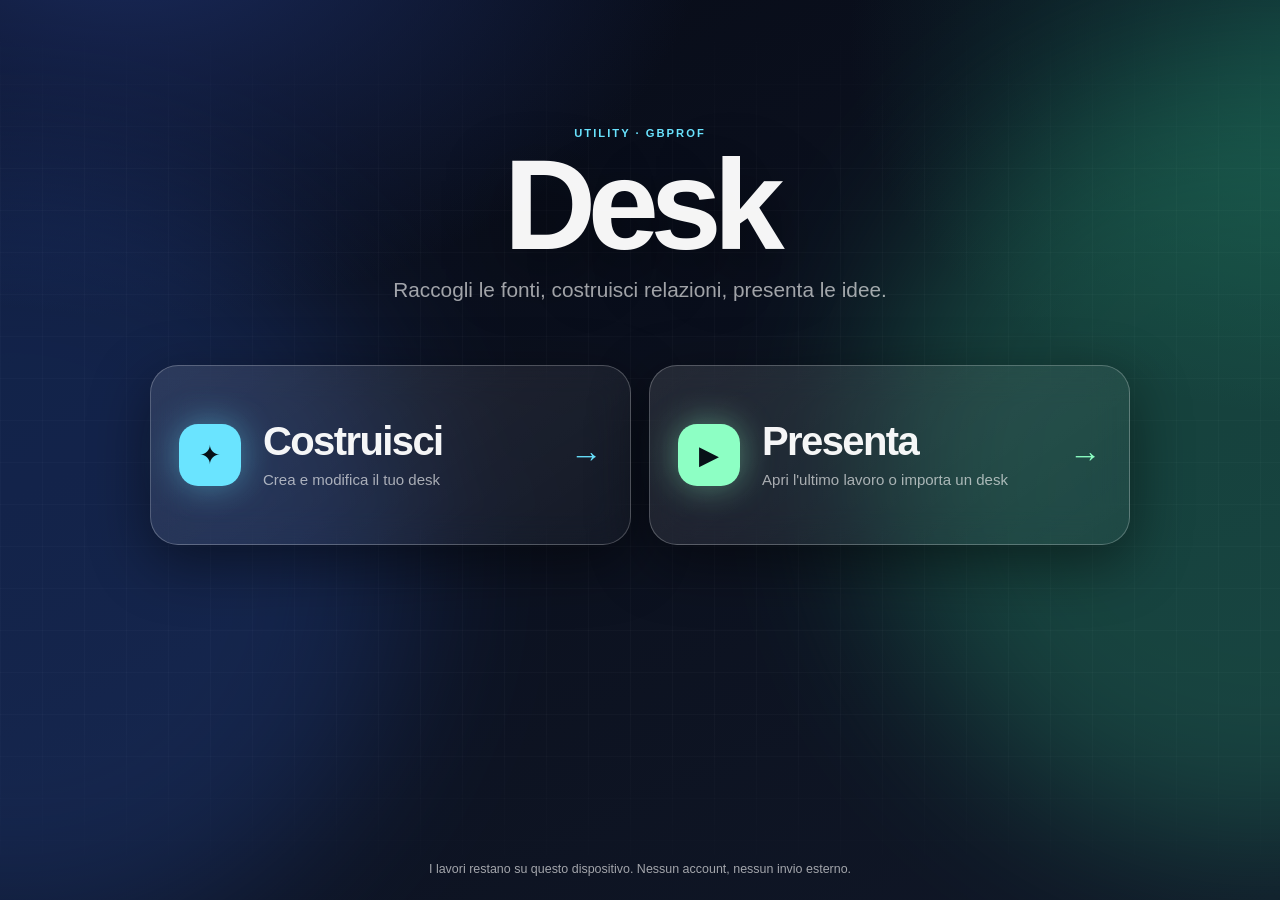
<file: Desk/index.html>
<!doctype html>
<html lang="it">
<head>
  <meta charset="utf-8">
  <meta name="viewport" content="width=device-width,initial-scale=1,viewport-fit=cover">
  <meta name="theme-color" content="#070b17">
  <meta name="apple-mobile-web-app-capable" content="yes">
  <meta name="apple-mobile-web-app-status-bar-style" content="black-translucent">
  <meta name="apple-mobile-web-app-title" content="Desk">
  <title>Desk</title>
  <link rel="manifest" href="manifest.webmanifest">
  <link rel="apple-touch-icon" href="icons/icon-180.png">
  <link rel="stylesheet" href="css/styles.css">
</head>
<body class="cover-page">
  <main class="cover" aria-labelledby="cover-title">
    <div class="cover-glow cover-glow-left" aria-hidden="true"></div>
    <div class="cover-glow cover-glow-right" aria-hidden="true"></div>
    <header class="cover-heading">
      <span class="eyebrow">UTILITY · GBPROF</span>
      <h1 id="cover-title">Desk</h1>
      <p>Raccogli le fonti, costruisci relazioni, presenta le idee.</p>
    </header>

    <nav class="cover-actions" aria-label="Scegli l'ambiente">
      <a class="cover-choice build" href="editor.html">
        <span class="choice-icon" aria-hidden="true">✦</span>
        <span class="choice-copy">
          <strong>Costruisci</strong>
          <small>Crea e modifica il tuo desk</small>
        </span>
        <span class="choice-arrow" aria-hidden="true">→</span>
      </a>
      <a class="cover-choice present" href="presentation.html">
        <span class="choice-icon" aria-hidden="true">▶</span>
        <span class="choice-copy">
          <strong>Presenta</strong>
          <small>Apri l'ultimo lavoro o importa un desk</small>
        </span>
        <span class="choice-arrow" aria-hidden="true">→</span>
      </a>
    </nav>
    <p class="cover-foot">I lavori restano su questo dispositivo. Nessun account, nessun invio esterno.</p>
  </main>
  <script src="js/register-sw.js"></script>
</body>
</html>
</file>
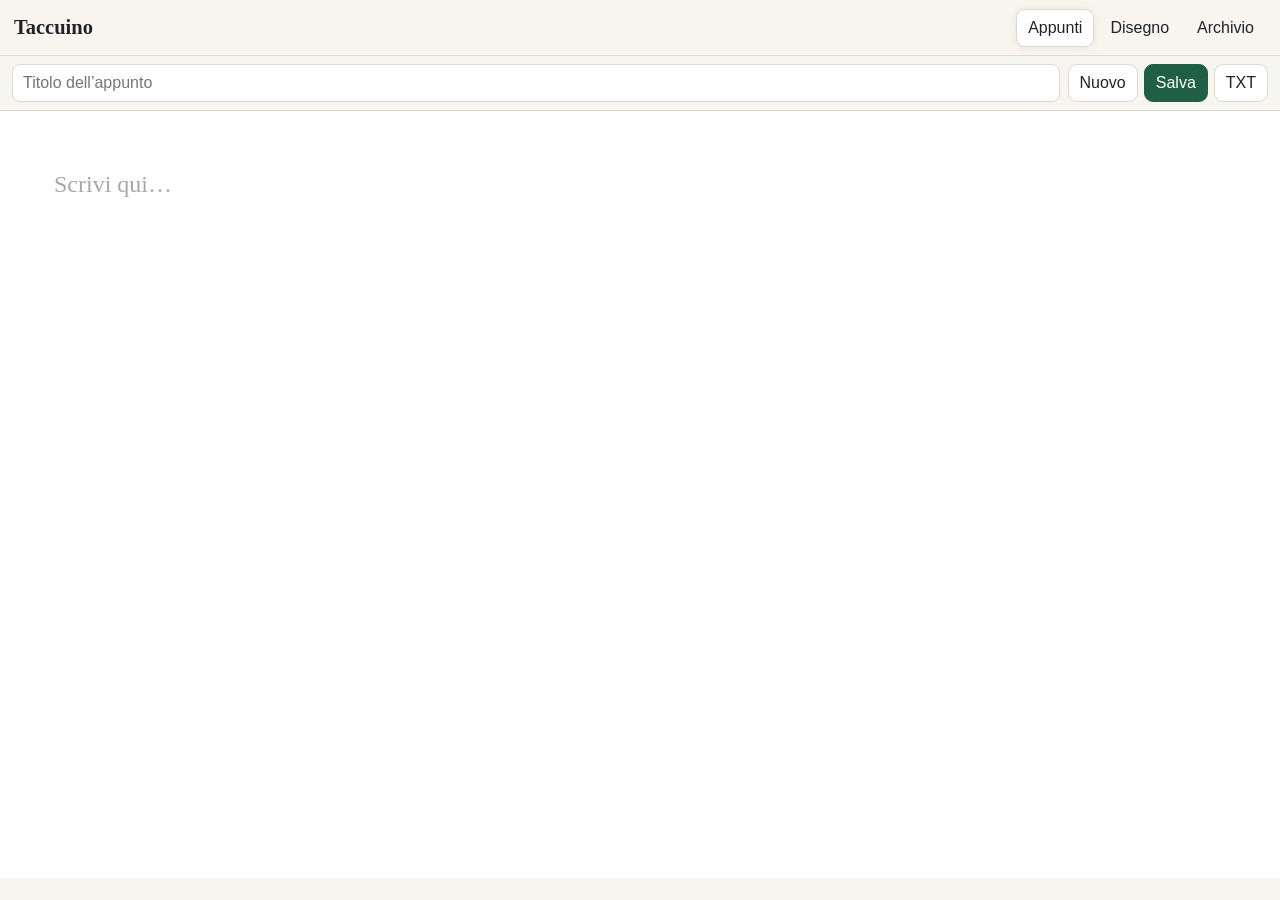
<file: Taccuino/index.html>
<!doctype html>
<html lang="it">
<head>
  <meta charset="utf-8">
  <meta name="viewport" content="width=device-width, initial-scale=1, viewport-fit=cover, maximum-scale=1">
  <meta name="theme-color" content="#f7f5ef">
  <meta name="apple-mobile-web-app-capable" content="yes">
  <meta name="apple-mobile-web-app-status-bar-style" content="default">
  <meta name="apple-mobile-web-app-title" content="Taccuino">
  <meta name="mobile-web-app-capable" content="yes">
  <meta name="format-detection" content="telephone=no">
  <title>Taccuino</title>
  <link rel="manifest" href="./manifest.webmanifest">
  <link rel="apple-touch-icon" sizes="180x180" href="./icons/icon-180.png">
  <link rel="icon" type="image/png" sizes="192x192" href="./icons/icon-192.png">
  <link rel="stylesheet" href="./css/style.css">
</head>
<body>
  <header class="app-header">
    <div class="brand" aria-label="Taccuino">Taccuino</div>
    <nav class="mode-tabs" aria-label="Modalità">
      <button class="tab active" type="button" data-view="notes" aria-pressed="true">Appunti</button>
      <button class="tab" type="button" data-view="drawing" aria-pressed="false">Disegno</button>
      <button class="tab" type="button" data-view="archive" aria-pressed="false">Archivio</button>
    </nav>
  </header>

  <main class="app-main">
    <section id="notesView" class="view active" aria-labelledby="notesHeading">
      <div class="compact-bar">
        <h1 id="notesHeading" class="sr-only">Appunti</h1>
        <input id="noteTitle" class="title-input" type="text" maxlength="120" placeholder="Titolo dell’appunto" autocomplete="off">
        <div class="actions">
          <button id="newNoteBtn" class="btn" type="button">Nuovo</button>
          <button id="saveNoteBtn" class="btn primary" type="button">Salva</button>
          <button id="exportTxtBtn" class="btn" type="button">TXT</button>
        </div>
      </div>
      <textarea id="noteText" class="note-paper" spellcheck="true" autocapitalize="sentences" placeholder="Scrivi qui…"></textarea>
      <div id="noteStatus" class="status" role="status" aria-live="polite"></div>
    </section>

    <section id="drawingView" class="view drawing-view" aria-labelledby="drawingHeading" hidden>
      <div class="compact-bar drawing-title-bar">
        <h1 id="drawingHeading" class="sr-only">Disegno</h1>
        <input id="drawingTitle" class="title-input" type="text" maxlength="120" placeholder="Titolo del disegno" autocomplete="off">
        <div class="actions">
          <button id="newDrawingBtn" class="btn" type="button">Nuovo</button>
          <button id="saveDrawingBtn" class="btn primary" type="button">Salva</button>
          <button id="exportJpgBtn" class="btn" type="button">JPG</button>
        </div>
      </div>

      <div class="drawing-toolbar" role="toolbar" aria-label="Strumenti di disegno">
        <div class="tool-group colors" aria-label="Colori">
          <button class="color-dot selected" type="button" data-color="#111111" aria-label="Nero" title="Nero"></button>
          <button class="color-dot red" type="button" data-color="#d7263d" aria-label="Rosso" title="Rosso"></button>
          <button class="color-dot green" type="button" data-color="#18864b" aria-label="Verde" title="Verde"></button>
          <button class="color-dot blue" type="button" data-color="#1769d2" aria-label="Blu" title="Blu"></button>
        </div>
        <span class="divider" aria-hidden="true"></span>
        <div class="tool-group widths" aria-label="Spessore">
          <button class="tool-btn selected" type="button" data-width="2" title="Sottile"><span class="line-sample thin"></span><span class="sr-only">Sottile</span></button>
          <button class="tool-btn" type="button" data-width="5" title="Medio"><span class="line-sample medium"></span><span class="sr-only">Medio</span></button>
          <button class="tool-btn" type="button" data-width="10" title="Spesso"><span class="line-sample thick"></span><span class="sr-only">Spesso</span></button>
        </div>
        <span class="divider" aria-hidden="true"></span>
        <div class="tool-group">
          <button id="penBtn" class="tool-btn selected" type="button" aria-pressed="true" title="Penna">✎ <span class="tool-label">Penna</span></button>
          <button id="eraserBtn" class="tool-btn" type="button" aria-pressed="false" title="Gomma">⌫ <span class="tool-label">Gomma</span></button>
          <button id="undoBtn" class="tool-btn" type="button" title="Annulla" disabled>↶ <span class="sr-only">Annulla</span></button>
          <button id="redoBtn" class="tool-btn" type="button" title="Ripristina" disabled>↷ <span class="sr-only">Ripristina</span></button>
          <button id="clearCanvasBtn" class="tool-btn danger" type="button" title="Cancella pagina">× <span class="tool-label">Cancella</span></button>
        </div>
      </div>

      <div id="canvasShell" class="canvas-shell">
        <canvas id="drawingCanvas" aria-label="Foglio da disegno"></canvas>
      </div>
      <div id="drawingStatus" class="status" role="status" aria-live="polite"></div>
    </section>

    <section id="archiveView" class="view archive-view" aria-labelledby="archiveHeading" hidden>
      <div class="archive-header">
        <div>
          <h1 id="archiveHeading">Archivio</h1>
          <p>Le pagine restano su questo dispositivo.</p>
        </div>
        <button id="refreshArchiveBtn" class="btn" type="button">Aggiorna</button>
      </div>
      <div id="archiveList" class="archive-list"></div>
      <div id="archiveEmpty" class="empty-state" hidden>Nessuna pagina salvata.</div>
    </section>
  </main>

  <script src="./js/storage.js" defer></script>
  <script src="./js/drawing.js" defer></script>
  <script src="./js/app.js" defer></script>
</body>
</html>
</file>
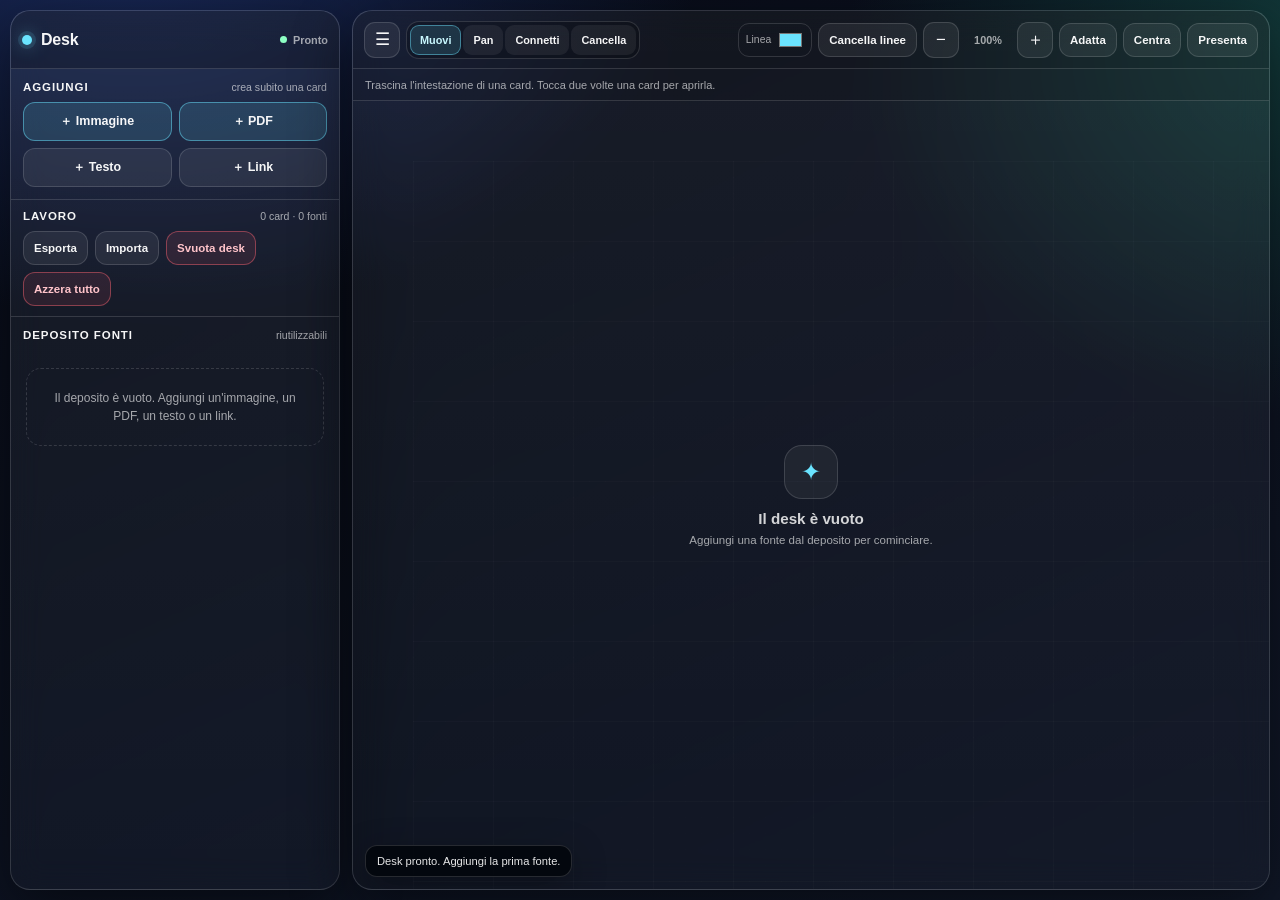
<file: Desk/editor.html>
<!doctype html>
<html lang="it">
<head>
  <meta charset="utf-8">
  <meta name="viewport" content="width=device-width,initial-scale=1,maximum-scale=1,viewport-fit=cover,user-scalable=no">
  <meta name="theme-color" content="#070b17">
  <meta name="apple-mobile-web-app-capable" content="yes">
  <title>Desk · Costruisci</title>
  <link rel="manifest" href="manifest.webmanifest">
  <link rel="apple-touch-icon" href="icons/icon-180.png">
  <link rel="stylesheet" href="css/styles.css">
</head>
<body class="app-page">
  <div class="app-shell" id="appShell">
    <aside class="sidebar" id="sidebar" aria-label="Deposito delle fonti">
      <header class="panel-header">
        <a class="brand" href="index.html" aria-label="Torna alla copertina"><span class="brand-dot"></span>Desk</a>
        <div class="button-row"><div class="save-status" id="saveStatus" role="status"><span></span><b>Pronto</b></div><button class="icon-button sidebar-close" id="sidebarClose" type="button" aria-label="Chiudi deposito">×</button></div>
      </header>

      <section class="panel-section">
        <div class="section-heading"><h2>Aggiungi</h2><span>crea subito una card</span></div>
        <div class="button-grid">
          <label class="button primary" for="imageInput">＋ Immagine</label>
          <input id="imageInput" class="visually-hidden" type="file" accept="image/*">
          <label class="button primary" for="pdfInput">＋ PDF</label>
          <input id="pdfInput" class="visually-hidden" type="file" accept="application/pdf">
          <button class="button" id="openTextDialog" type="button">＋ Testo</button>
          <button class="button" id="openLinkDialog" type="button">＋ Link</button>
        </div>
      </section>

      <section class="panel-section compact">
        <div class="section-heading"><h2>Lavoro</h2><span id="documentStats">0 card · 0 fonti</span></div>
        <div class="button-row">
          <button class="button small" id="exportButton" type="button">Esporta</button>
          <label class="button small" for="importInput">Importa</label>
          <input id="importInput" class="visually-hidden" type="file" accept="application/json,.json">
          <button class="button small danger" id="clearDeskButton" type="button">Svuota desk</button>
          <button class="button small danger" id="newButton" type="button">Azzera tutto</button>
        </div>
      </section>

      <section class="sources-heading">
        <div class="section-heading"><h2>Deposito fonti</h2><span>riutilizzabili</span></div>
      </section>
      <div class="sources-list" id="sourcesList"></div>
    </aside>

    <main class="workspace" aria-label="Editor del desk">
      <header class="workspace-toolbar">
        <div class="toolbar-group">
          <button class="icon-button sidebar-toggle" id="sidebarToggle" type="button" aria-label="Mostra o nascondi deposito" aria-expanded="true">☰</button>
          <div class="segmented" aria-label="Modalità di lavoro">
            <button class="mode-button active" data-mode="move" type="button">Muovi</button>
            <button class="mode-button" data-mode="pan" type="button">Pan</button>
            <button class="mode-button" data-mode="connect" type="button">Connetti</button>
            <button class="mode-button" data-mode="delete" type="button">Cancella</button>
          </div>
        </div>
        <div class="toolbar-group view-tools">
          <label class="color-control" title="Colore dei collegamenti"><span>Linea</span><input id="connectorColor" type="color" value="#6ae4ff"></label>
          <button class="button small" id="clearConnectorsButton" type="button">Cancella linee</button>
          <button class="icon-button" id="zoomOut" type="button" aria-label="Riduci zoom">−</button>
          <output class="zoom-label" id="zoomLabel">100%</output>
          <button class="icon-button" id="zoomIn" type="button" aria-label="Aumenta zoom">＋</button>
          <button class="button small" id="fitButton" type="button">Adatta</button>
          <button class="button small" id="resetViewButton" type="button">Centra</button>
          <a class="button small" href="presentation.html">Presenta</a>
        </div>
      </header>

      <div class="mode-hint" id="modeHint">Trascina l'intestazione di una card. Tocca due volte una card per aprirla.</div>
      <section class="desk-viewport" id="deskViewport" aria-label="Superficie infinita del desk">
        <div class="desk-content" id="deskContent">
          <div class="grid-layer" aria-hidden="true"></div>
          <svg class="connector-layer" id="connectorLayer" viewBox="0 0 8000 8000" aria-hidden="true"></svg>
        </div>
        <div class="empty-desk" id="emptyDesk">
          <span>✦</span>
          <strong>Il desk è vuoto</strong>
          <small>Aggiungi una fonte dal deposito per cominciare.</small>
        </div>
        <div class="toast" id="toast" role="status" aria-live="polite"></div>
      </section>
    </main>
  </div>

  <dialog class="dialog" id="sourceDialog">
    <form method="dialog" id="sourceForm">
      <header><div><span class="eyebrow" id="dialogEyebrow">NUOVA FONTE</span><h2 id="dialogTitle">Aggiungi testo</h2></div><button class="icon-button" value="cancel" aria-label="Chiudi">×</button></header>
      <label>Titolo<input id="sourceTitle" maxlength="120" autocomplete="off" required></label>
      <label id="textField">Testo<textarea id="sourceText" rows="10" placeholder="Scrivi o incolla il testo…"></textarea></label>
      <label id="urlField" hidden>Indirizzo<input id="sourceUrl" inputmode="url" placeholder="https://…"></label>
      <label class="type-choice" id="typeField" hidden><span>Tipo</span><select id="sourceType"><option value="web">Pagina web</option><option value="video">Video</option></select></label>
      <footer><button class="button" value="cancel">Annulla</button><button class="button primary" id="confirmSource" value="default">Aggiungi al desk</button></footer>
    </form>
  </dialog>

  <dialog class="viewer-dialog" id="viewerDialog">
    <div class="viewer-shell">
      <header><h2 id="viewerTitle">Contenuto</h2><div class="button-row"><a class="button small" id="externalLink" target="_blank" rel="noopener noreferrer" hidden>Apri fuori</a><button class="icon-button" id="closeViewer" type="button" aria-label="Chiudi">×</button></div></header>
      <div class="viewer" id="viewer"></div>
    </div>
  </dialog>

  <script src="js/storage.js"></script>
  <script src="js/common.js"></script>
  <script src="js/editor.js"></script>
  <script src="js/register-sw.js"></script>
</body>
</html>
</file>
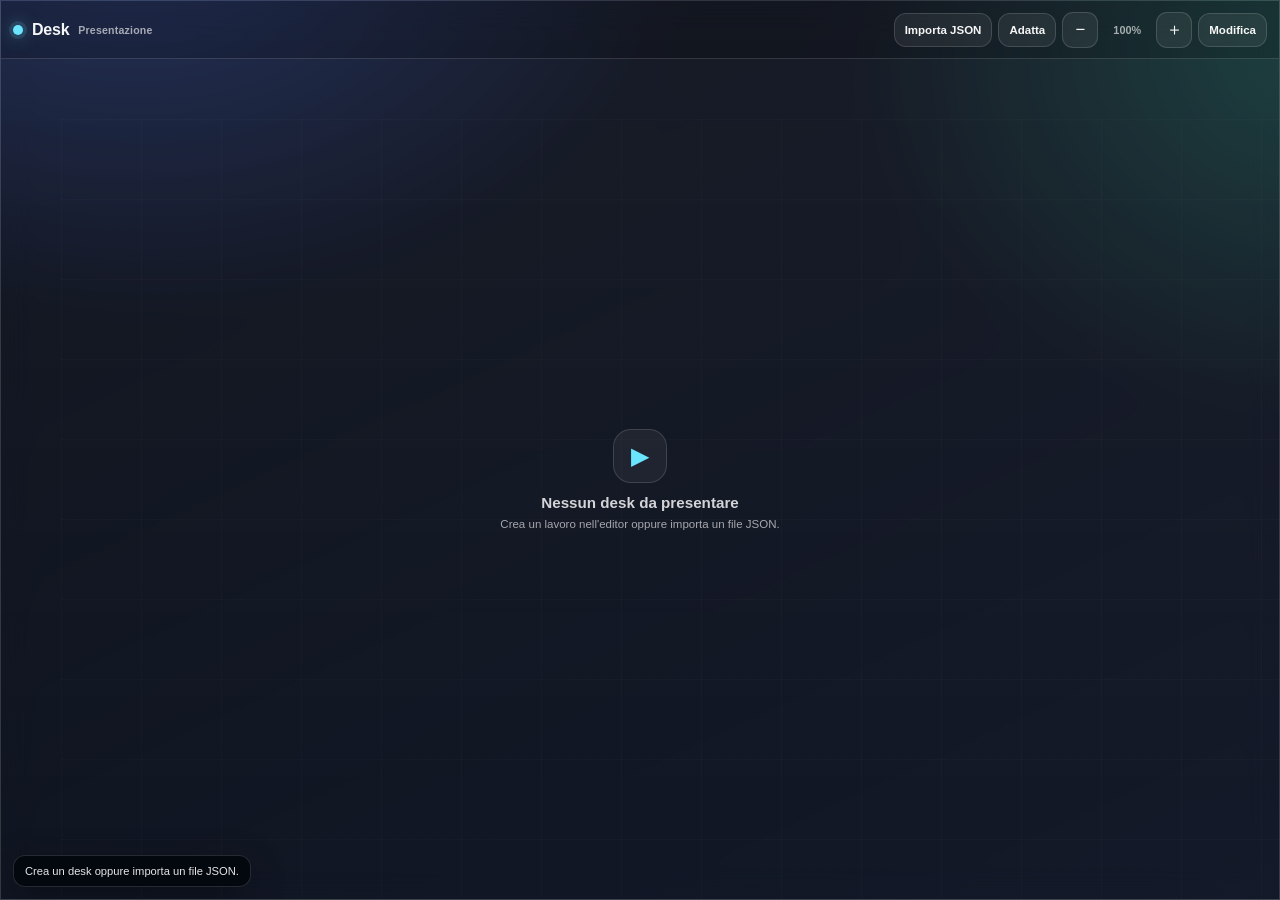
<file: Desk/presentation.html>
<!doctype html>
<html lang="it">
<head>
  <meta charset="utf-8">
  <meta name="viewport" content="width=device-width,initial-scale=1,maximum-scale=1,viewport-fit=cover,user-scalable=no">
  <meta name="theme-color" content="#070b17">
  <meta name="apple-mobile-web-app-capable" content="yes">
  <title>Desk · Presenta</title>
  <link rel="manifest" href="manifest.webmanifest">
  <link rel="apple-touch-icon" href="icons/icon-180.png">
  <link rel="stylesheet" href="css/styles.css">
</head>
<body class="app-page presentation-page">
  <main class="presentation-shell">
    <header class="presentation-toolbar">
      <a class="brand" href="index.html" aria-label="Torna alla copertina"><span class="brand-dot"></span>Desk <small>Presentazione</small></a>
      <div class="toolbar-group">
        <label class="button small" for="presentationImport">Importa JSON</label>
        <input id="presentationImport" class="visually-hidden" type="file" accept="application/json,.json">
        <button class="button small" id="fitButton" type="button">Adatta</button>
        <button class="icon-button" id="zoomOut" type="button" aria-label="Riduci zoom">−</button>
        <output class="zoom-label" id="zoomLabel">100%</output>
        <button class="icon-button" id="zoomIn" type="button" aria-label="Aumenta zoom">＋</button>
        <a class="button small" href="editor.html">Modifica</a>
      </div>
    </header>
    <section class="desk-viewport" id="deskViewport" aria-label="Desk in presentazione">
      <div class="desk-content" id="deskContent">
        <div class="grid-layer" aria-hidden="true"></div>
        <svg class="connector-layer" id="connectorLayer" viewBox="0 0 8000 8000" aria-hidden="true"></svg>
      </div>
      <div class="empty-desk" id="emptyDesk">
        <span>▶</span><strong>Nessun desk da presentare</strong><small>Crea un lavoro nell'editor oppure importa un file JSON.</small>
      </div>
      <div class="toast" id="toast" role="status" aria-live="polite"></div>
    </section>
  </main>

  <dialog class="viewer-dialog" id="viewerDialog">
    <div class="viewer-shell">
      <header><h2 id="viewerTitle">Contenuto</h2><div class="button-row"><a class="button small" id="externalLink" target="_blank" rel="noopener noreferrer" hidden>Apri fuori</a><button class="button small" id="fullscreenViewer" type="button">Schermo intero</button><button class="icon-button" id="closeViewer" type="button" aria-label="Chiudi">×</button></div></header>
      <div class="viewer" id="viewer"></div>
    </div>
  </dialog>

  <script src="js/storage.js"></script>
  <script src="js/common.js"></script>
  <script src="js/presentation.js"></script>
  <script src="js/register-sw.js"></script>
</body>
</html>
</file>
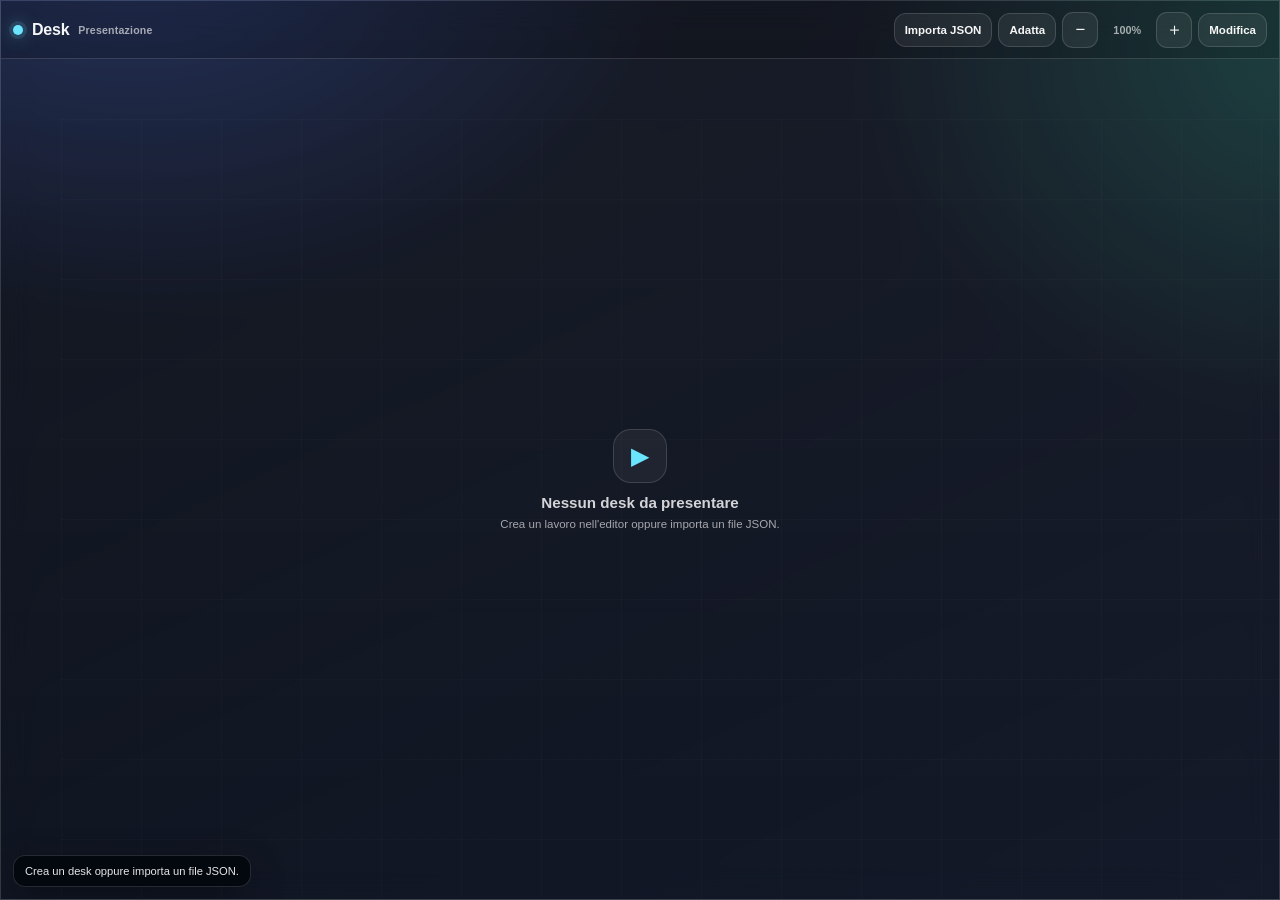
<file: Desk/presentazione.html>
<!doctype html><html lang="it"><head><meta charset="utf-8"><meta name="viewport" content="width=device-width,initial-scale=1"><title>Desk</title><meta http-equiv="refresh" content="0;url=presentation.html"><script>location.replace('presentation.html')</script></head><body><a href="presentation.html">Apri presentazione</a></body></html>
</file>
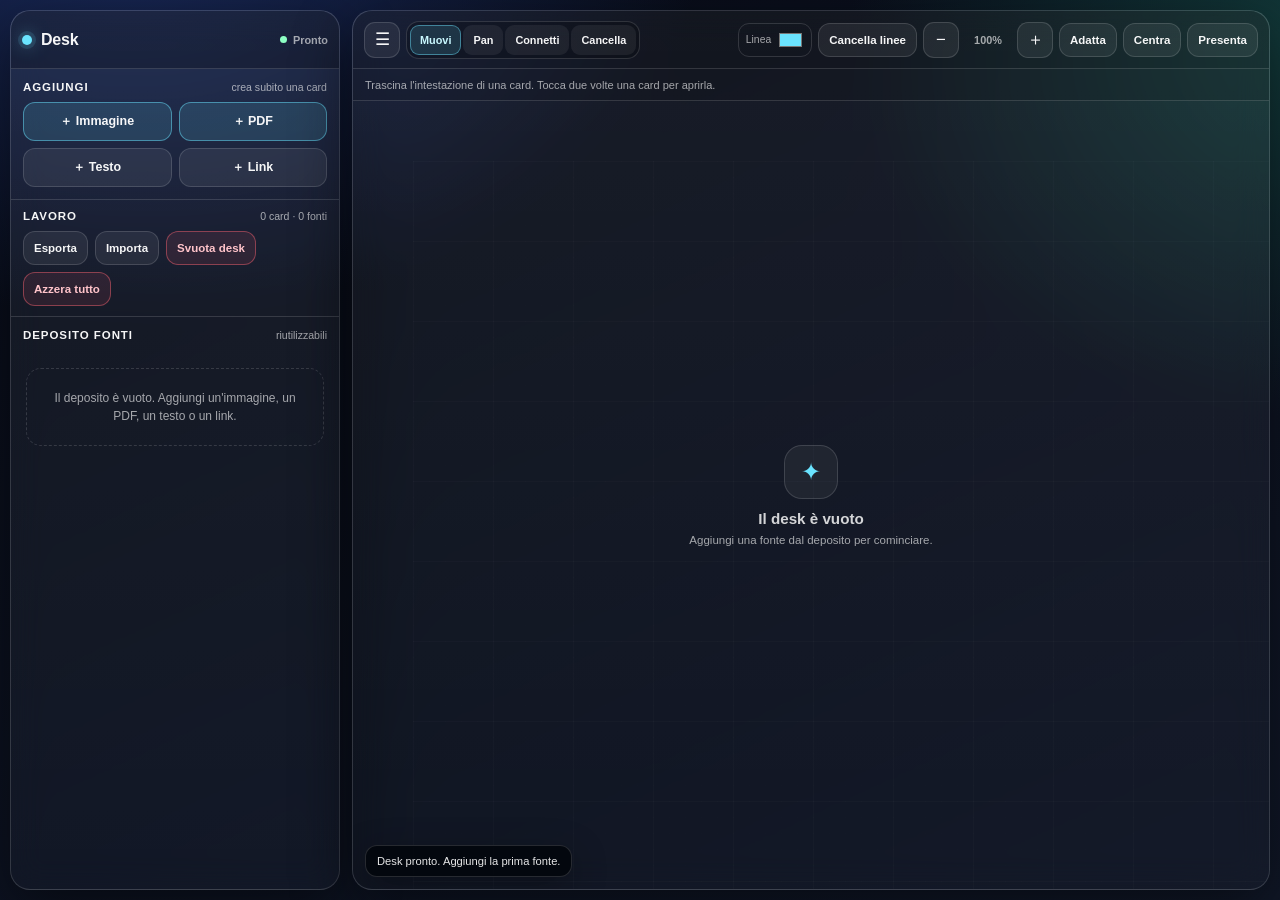
<file: Desk/Studio-desk.html>
<!doctype html><html lang="it"><head><meta charset="utf-8"><meta name="viewport" content="width=device-width,initial-scale=1"><title>Desk</title><meta http-equiv="refresh" content="0;url=editor.html"><script>location.replace('editor.html')</script></head><body><a href="editor.html">Apri Desk</a></body></html>
</file>
<file: Desk/css/styles.css>
:root {
  color-scheme: dark;
  --bg: #070b17;
  --bg-soft: #101727;
  --panel: rgba(17, 25, 43, .88);
  --panel-solid: #11192b;
  --stroke: rgba(255, 255, 255, .14);
  --stroke-strong: rgba(255, 255, 255, .24);
  --text: rgba(255, 255, 255, .96);
  --muted: rgba(255, 255, 255, .62);
  --accent: #6ae4ff;
  --accent-2: #8dffc4;
  --danger: #ff6572;
  --radius: 20px;
  --shadow: 0 18px 60px rgba(0, 0, 0, .48);
  font-family: Inter, ui-rounded, "SF Pro Rounded", -apple-system, BlinkMacSystemFont, "Segoe UI", sans-serif;
}

* { box-sizing: border-box; }
html, body { width: 100%; min-height: 100%; margin: 0; }
body {
  color: var(--text);
  background:
    radial-gradient(1000px 700px at 10% -10%, #1a2b5e 0, transparent 58%),
    radial-gradient(900px 680px at 105% 5%, #123c3b 0, transparent 55%),
    linear-gradient(155deg, var(--bg), var(--bg-soft));
}
button, input, textarea, select { font: inherit; }
button, a, label { -webkit-tap-highlight-color: transparent; }
a { color: inherit; text-decoration: none; }

.visually-hidden {
  position: absolute !important;
  width: 1px !important;
  height: 1px !important;
  padding: 0 !important;
  margin: -1px !important;
  overflow: hidden !important;
  clip: rect(0, 0, 0, 0) !important;
  white-space: nowrap !important;
  border: 0 !important;
}

.eyebrow {
  color: var(--accent);
  font-size: .7rem;
  font-weight: 850;
  letter-spacing: .18em;
}

/* Cover */
.cover-page { min-height: 100svh; overflow: hidden; }
.cover {
  position: relative;
  isolation: isolate;
  min-height: 100svh;
  display: grid;
  grid-template-rows: 1fr auto 1fr;
  align-items: center;
  padding: max(34px, env(safe-area-inset-top)) max(26px, env(safe-area-inset-right)) max(24px, env(safe-area-inset-bottom)) max(26px, env(safe-area-inset-left));
  overflow: hidden;
}
.cover::before {
  content: "";
  position: absolute;
  inset: 0;
  z-index: -3;
  background-image:
    linear-gradient(rgba(255,255,255,.025) 1px, transparent 1px),
    linear-gradient(90deg, rgba(255,255,255,.025) 1px, transparent 1px);
  background-size: 42px 42px;
  mask-image: linear-gradient(to bottom, transparent, #000 20%, #000 80%, transparent);
}
.cover-glow { position: absolute; z-index: -2; width: 62vw; height: 62vw; border-radius: 50%; filter: blur(80px); opacity: .2; }
.cover-glow-left { left: -30vw; top: 18%; background: #3a76ff; }
.cover-glow-right { right: -30vw; bottom: 5%; background: #3effae; }
.cover-heading { align-self: end; text-align: center; margin-bottom: clamp(34px, 7vh, 76px); }
.cover-heading h1 { margin: 6px 0 4px; font-size: clamp(4rem, 10vw, 8rem); line-height: .9; letter-spacing: -.065em; text-shadow: 0 20px 60px rgba(0,0,0,.5); }
.cover-heading p { margin: 16px auto 0; color: var(--muted); font-size: clamp(1rem, 2vw, 1.3rem); }
.cover-actions { width: min(980px, 100%); margin: 0 auto; display: grid; grid-template-columns: 1fr 1fr; gap: 18px; }
.cover-choice {
  position: relative;
  min-height: 180px;
  display: grid;
  grid-template-columns: auto 1fr auto;
  align-items: center;
  gap: 22px;
  padding: 28px;
  border: 1px solid var(--stroke-strong);
  border-radius: 28px;
  background: linear-gradient(145deg, rgba(255,255,255,.11), rgba(255,255,255,.035));
  box-shadow: var(--shadow);
  backdrop-filter: blur(18px);
  -webkit-backdrop-filter: blur(18px);
  transition: transform .2s ease, border-color .2s ease, background .2s ease;
}
.cover-choice.build { --choice: var(--accent); }
.cover-choice.present { --choice: var(--accent-2); }
.cover-choice:hover, .cover-choice:focus-visible { transform: translateY(-5px); border-color: color-mix(in srgb, var(--choice), transparent 30%); background: linear-gradient(145deg, color-mix(in srgb, var(--choice), transparent 84%), rgba(255,255,255,.05)); outline: none; }
.choice-icon { width: 62px; height: 62px; border-radius: 19px; display: grid; place-items: center; font-size: 1.6rem; color: #071018; background: var(--choice); box-shadow: 0 0 35px color-mix(in srgb, var(--choice), transparent 55%); }
.choice-copy { display: flex; flex-direction: column; gap: 6px; }
.choice-copy strong { font-size: clamp(1.7rem, 3.4vw, 2.5rem); letter-spacing: -.04em; }
.choice-copy small { color: var(--muted); font-size: .94rem; line-height: 1.35; }
.choice-arrow { color: var(--choice); font-size: 2rem; }
.cover-foot { align-self: end; justify-self: center; color: var(--muted); font-size: .78rem; text-align: center; margin: 32px 0 0; }

/* Reusable controls */
.button, .icon-button, .mode-button {
  appearance: none;
  border: 1px solid var(--stroke);
  color: var(--text);
  background: rgba(255,255,255,.065);
  cursor: pointer;
  user-select: none;
  touch-action: manipulation;
  transition: background .14s, border-color .14s, transform .06s;
}
.button { min-height: 39px; display: inline-flex; align-items: center; justify-content: center; gap: 7px; padding: 8px 12px; border-radius: 12px; font-size: .78rem; font-weight: 760; }
.button.small { min-height: 34px; padding: 6px 10px; font-size: .72rem; }
.button.primary { border-color: rgba(106,228,255,.48); background: rgba(106,228,255,.14); }
.button.danger { border-color: rgba(255,101,114,.45); color: #ffc4ca; background: rgba(255,101,114,.1); }
.button:hover, .icon-button:hover, .mode-button:hover { background: rgba(255,255,255,.14); }
.button:active, .icon-button:active, .mode-button:active { transform: scale(.97); }
.button:focus-visible, .icon-button:focus-visible, .mode-button:focus-visible, input:focus-visible, textarea:focus-visible, select:focus-visible { outline: 2px solid var(--accent); outline-offset: 2px; }
.icon-button { width: 36px; height: 36px; flex: 0 0 auto; display: grid; place-items: center; padding: 0; border-radius: 11px; font-size: 1.05rem; }
.button-row { display: flex; flex-wrap: wrap; gap: 7px; align-items: center; }

/* Editor shell */
.app-page { height: 100svh; overflow: hidden; }
.app-shell { height: 100svh; display: grid; grid-template-columns: 330px minmax(0, 1fr); gap: 12px; padding: max(10px, env(safe-area-inset-top)) max(10px, env(safe-area-inset-right)) max(10px, env(safe-area-inset-bottom)) max(10px, env(safe-area-inset-left)); }
.app-shell.sidebar-collapsed { grid-template-columns: 0 minmax(0,1fr); }
.sidebar, .workspace, .presentation-shell {
  border: 1px solid var(--stroke);
  background: linear-gradient(180deg, rgba(255,255,255,.065), rgba(255,255,255,.025));
  box-shadow: var(--shadow);
  backdrop-filter: blur(16px);
  -webkit-backdrop-filter: blur(16px);
}
.sidebar { min-width: 0; display: flex; flex-direction: column; overflow: hidden; border-radius: var(--radius); transition: opacity .2s, transform .2s; }
.sidebar-collapsed .sidebar { opacity: 0; transform: translateX(-14px); pointer-events: none; }
.panel-header, .workspace-toolbar, .presentation-toolbar { min-height: 58px; display: flex; align-items: center; justify-content: space-between; gap: 10px; padding: 9px 11px; border-bottom: 1px solid var(--stroke); background: rgba(0,0,0,.23); }
.brand { display: inline-flex; align-items: center; gap: 9px; font-weight: 880; letter-spacing: -.015em; }
.brand small { color: var(--muted); font-size: .66rem; letter-spacing: .02em; font-weight: 650; }
.brand-dot { width: 10px; height: 10px; border-radius: 50%; background: var(--accent); box-shadow: 0 0 0 4px rgba(106,228,255,.12), 0 0 18px rgba(106,228,255,.58); }
.save-status { display: inline-flex; align-items: center; gap: 6px; color: var(--muted); font-size: .68rem; }
.save-status span { width: 7px; height: 7px; border-radius: 50%; background: #9da5b5; }
.save-status.saving span { background: #ffd36a; animation: pulse 1s infinite; }
.save-status.saved span { background: var(--accent-2); }
.save-status.error span { background: var(--danger); }
.sidebar-close { display: none; }
@keyframes pulse { 50% { opacity: .35; } }
.panel-section { padding: 12px; border-bottom: 1px solid var(--stroke); }
.panel-section.compact { padding-top: 10px; padding-bottom: 10px; }
.section-heading { display: flex; align-items: baseline; justify-content: space-between; gap: 8px; margin-bottom: 9px; }
.section-heading h2 { margin: 0; font-size: .72rem; letter-spacing: .08em; text-transform: uppercase; }
.section-heading span { color: var(--muted); font-size: .66rem; }
.button-grid { display: grid; grid-template-columns: 1fr 1fr; gap: 7px; }
.sources-heading { padding: 12px 12px 0; }
.sources-list { flex: 1; min-height: 0; overflow: auto; padding: 0 10px 12px; overscroll-behavior: contain; }
.empty-sources { margin: 18px 5px; padding: 20px 14px; border: 1px dashed var(--stroke); border-radius: 15px; color: var(--muted); text-align: center; font-size: .75rem; line-height: 1.5; }
.source-item { display: grid; grid-template-columns: 48px minmax(0,1fr); gap: 9px; margin-bottom: 8px; padding: 8px; border: 1px solid var(--stroke); border-radius: 15px; background: rgba(0,0,0,.23); }
.source-thumb { width: 48px; height: 48px; display: grid; place-items: center; overflow: hidden; border: 1px solid var(--stroke); border-radius: 12px; background: rgba(0,0,0,.35); color: var(--accent); font-size: 1.1rem; font-weight: 850; }
.source-thumb img { width: 100%; height: 100%; object-fit: cover; }
.source-meta { min-width: 0; display: grid; gap: 4px; }
.source-title { overflow: hidden; text-overflow: ellipsis; white-space: nowrap; font-size: .76rem; font-weight: 790; }
.source-type { color: var(--muted); font-size: .65rem; }
.source-actions { display: flex; flex-wrap: wrap; gap: 5px; }
.source-actions .button { min-height: 28px; padding: 4px 8px; font-size: .63rem; }

.workspace { min-width: 0; display: flex; flex-direction: column; overflow: hidden; border-radius: var(--radius); }
.workspace-toolbar { flex-wrap: wrap; }
.toolbar-group { display: flex; align-items: center; gap: 6px; flex-wrap: wrap; }
.segmented { display: flex; padding: 3px; gap: 2px; border: 1px solid var(--stroke); border-radius: 13px; background: rgba(0,0,0,.2); }
.mode-button { min-height: 30px; padding: 5px 9px; border-color: transparent; border-radius: 9px; font-size: .68rem; font-weight: 760; }
.mode-button.active { border-color: rgba(106,228,255,.45); color: #c9f8ff; background: rgba(106,228,255,.15); }
.color-control { height: 34px; display: flex; align-items: center; gap: 6px; padding: 4px 7px; border: 1px solid var(--stroke); border-radius: 11px; color: var(--muted); font-size: .65rem; }
.color-control input { width: 27px; height: 22px; padding: 0; border: 0; background: none; }
.zoom-label { min-width: 46px; color: var(--muted); font-size: .68rem; font-weight: 750; text-align: center; }
.mode-hint { min-height: 32px; display: flex; align-items: center; padding: 6px 12px; border-bottom: 1px solid var(--stroke); color: var(--muted); background: rgba(0,0,0,.18); font-size: .69rem; }
.desk-viewport { position: relative; flex: 1; min-height: 0; overflow: hidden; touch-action: none; cursor: default; background: rgba(0,0,0,.08); }
.desk-viewport.pan-cursor { cursor: grab; }
.desk-viewport.pan-cursor:active { cursor: grabbing; }
.desk-content { position: absolute; left: 0; top: 0; width: 8000px; height: 8000px; transform-origin: 0 0; will-change: transform; }
.grid-layer { position: absolute; inset: 0; pointer-events: none; opacity: .32; background-image: linear-gradient(to right, rgba(255,255,255,.06) 1px, transparent 1px), linear-gradient(to bottom, rgba(255,255,255,.06) 1px, transparent 1px); background-size: 80px 80px; }
.grid-layer::after { content: ""; position: absolute; inset: 0; opacity: .2; background-image: linear-gradient(to right, rgba(255,255,255,.08) 1px, transparent 1px), linear-gradient(to bottom, rgba(255,255,255,.08) 1px, transparent 1px); background-size: 16px 16px; }
.connector-layer { position: absolute; inset: 0; width: 8000px; height: 8000px; overflow: visible; pointer-events: none; }
.connector-hit { pointer-events: stroke; cursor: pointer; }

.desk-card { position: absolute; min-width: 180px; min-height: 120px; overflow: hidden; border: 1px solid var(--stroke-strong); border-radius: 17px; background: linear-gradient(180deg, rgba(9,14,25,.96), rgba(9,14,25,.84)); box-shadow: 0 16px 45px rgba(0,0,0,.52); touch-action: none; user-select: none; }
.desk-card.selected { border-color: rgba(106,228,255,.85); box-shadow: 0 16px 50px rgba(0,0,0,.64), 0 0 0 3px rgba(106,228,255,.16); }
.card-header { height: 36px; display: flex; align-items: center; justify-content: space-between; gap: 7px; padding: 6px 7px; border-bottom: 1px solid var(--stroke); background: rgba(0,0,0,.25); cursor: grab; }
.card-title-wrap { min-width: 0; display: flex; align-items: center; gap: 6px; }
.card-badge { flex: 0 0 auto; padding: 3px 6px; border: 1px solid var(--stroke); border-radius: 99px; color: var(--accent); font-size: .56rem; font-weight: 850; text-transform: uppercase; }
.card-title { overflow: hidden; text-overflow: ellipsis; white-space: nowrap; font-size: .69rem; font-weight: 800; }
.card-controls { display: flex; gap: 4px; }
.card-control { width: 23px; height: 23px; padding: 0; display: grid; place-items: center; border: 1px solid var(--stroke); border-radius: 7px; color: var(--text); background: rgba(255,255,255,.07); font-size: .7rem; cursor: pointer; }
.card-body { height: calc(100% - 36px); padding: 7px; }
.card-preview { width: 100%; height: 100%; display: grid; place-items: center; overflow: hidden; border: 1px solid rgba(255,255,255,.1); border-radius: 12px; background: rgba(0,0,0,.36); color: var(--muted); font-size: .75rem; line-height: 1.4; text-align: center; }
.card-preview img { width: 100%; height: 100%; object-fit: cover; display: block; }
.card-preview .snippet { width: 100%; height: 100%; overflow: hidden; padding: 10px; color: rgba(255,255,255,.78); white-space: pre-wrap; text-align: left; font-size: .7rem; }
.resize-handle { position: absolute; right: 6px; bottom: 6px; width: 17px; height: 17px; border: 1px solid rgba(255,255,255,.32); border-radius: 6px; background: rgba(255,255,255,.2); cursor: nwse-resize; }
.empty-desk { position: absolute; inset: 0; display: grid; place-content: center; justify-items: center; gap: 7px; pointer-events: none; color: var(--muted); text-align: center; }
.empty-desk[hidden] { display: none; }
.empty-desk span { width: 54px; height: 54px; display: grid; place-items: center; margin-bottom: 4px; border: 1px solid var(--stroke); border-radius: 18px; color: var(--accent); background: rgba(255,255,255,.05); font-size: 1.5rem; }
.empty-desk strong { color: rgba(255,255,255,.82); font-size: .95rem; }
.empty-desk small { max-width: 300px; font-size: .72rem; }
.toast { position: absolute; left: 12px; bottom: 12px; z-index: 50; max-width: min(420px, calc(100% - 24px)); padding: 9px 11px; border: 1px solid var(--stroke); border-radius: 12px; color: rgba(255,255,255,.9); background: rgba(2,5,11,.84); box-shadow: 0 10px 34px rgba(0,0,0,.34); backdrop-filter: blur(10px); font-size: .7rem; opacity: 0; transform: translateY(8px); pointer-events: none; transition: opacity .18s, transform .18s; }
.toast.show { opacity: 1; transform: translateY(0); }

/* Dialogs */
dialog { color: var(--text); }
.dialog, .viewer-dialog { width: min(620px, calc(100% - 28px)); max-height: calc(100svh - 28px); padding: 0; border: 1px solid var(--stroke-strong); border-radius: 22px; background: var(--panel-solid); box-shadow: 0 30px 100px rgba(0,0,0,.75); }
.viewer-dialog { width: min(1120px, calc(100% - 24px)); height: min(820px, calc(100svh - 24px)); }
.dialog::backdrop, .viewer-dialog::backdrop { background: rgba(0,0,0,.72); backdrop-filter: blur(5px); }
.dialog form { padding: 0; }
.dialog header, .viewer-shell header { min-height: 62px; display: flex; align-items: center; justify-content: space-between; gap: 10px; padding: 11px 13px; border-bottom: 1px solid var(--stroke); }
.dialog h2, .viewer-shell h2 { margin: 2px 0 0; font-size: 1rem; }
.dialog label { display: grid; gap: 6px; margin: 14px; color: var(--muted); font-size: .72rem; font-weight: 700; }
.dialog input, .dialog textarea, .dialog select { width: 100%; padding: 10px 11px; border: 1px solid var(--stroke); border-radius: 12px; color: var(--text); background: rgba(0,0,0,.25); resize: vertical; }
.dialog footer { display: flex; justify-content: flex-end; gap: 8px; padding: 12px 14px 14px; }
.viewer-shell { height: 100%; min-height: 0; display: flex; flex-direction: column; }
.viewer { flex: 1; min-height: 0; overflow: auto; background: #05070c; }
.viewer iframe, .viewer video, .viewer embed { width: 100%; height: 100%; min-height: 520px; display: block; border: 0; }
.viewer img { display: block; max-width: 100%; min-height: 100%; margin: 0 auto; object-fit: contain; }
.viewer-text { max-width: 850px; margin: 0 auto; padding: clamp(24px, 5vw, 64px); color: rgba(255,255,255,.88); font-family: Charter, Georgia, serif; font-size: clamp(1rem, 2vw, 1.22rem); line-height: 1.75; white-space: pre-wrap; }
.viewer-message { display: grid; min-height: 100%; place-content: center; gap: 9px; padding: 30px; color: var(--muted); text-align: center; }

/* Presentation */
.presentation-shell { height: 100svh; display: flex; flex-direction: column; overflow: hidden; }
.presentation-toolbar { flex: 0 0 auto; padding-left: max(12px, env(safe-area-inset-left)); padding-right: max(12px, env(safe-area-inset-right)); }
.presentation-page .desk-card { cursor: pointer; }
.presentation-page .card-header { cursor: pointer; }

@media (max-width: 900px) {
  .app-shell { grid-template-columns: min(330px, calc(100vw - 42px)) minmax(0,1fr); gap: 8px; }
  .app-shell:not(.sidebar-collapsed) .sidebar { position: absolute; z-index: 80; top: max(8px, env(safe-area-inset-top)); bottom: max(8px, env(safe-area-inset-bottom)); left: max(8px, env(safe-area-inset-left)); width: min(330px, calc(100vw - 42px)); }
  .app-shell:not(.sidebar-collapsed)::after { content: ""; position: fixed; inset: 0; z-index: 70; background: rgba(0,0,0,.46); }
  .app-shell, .app-shell.sidebar-collapsed { grid-template-columns: 1fr; }
  .sidebar-collapsed .sidebar { display: none; }
  .workspace { grid-column: 1; }
  .sidebar-close { display: grid; }
  .workspace-toolbar { align-items: flex-start; }
  .view-tools { margin-left: 42px; }
}

@media (max-width: 660px) {
  .cover-actions { grid-template-columns: 1fr; }
  .cover-choice { min-height: 130px; padding: 20px; }
  .cover-heading { margin-bottom: 28px; }
  .cover { grid-template-rows: auto 1fr auto; }
  .presentation-toolbar { align-items: flex-start; flex-direction: column; }
  .presentation-toolbar .toolbar-group { width: 100%; }
  .mode-hint { display: none; }
  .workspace-toolbar { padding: 7px; }
  .segmented { overflow-x: auto; max-width: calc(100vw - 62px); }
  .mode-button { padding-inline: 7px; }
}

@media (prefers-reduced-motion: reduce) {
  *, *::before, *::after { scroll-behavior: auto !important; animation-duration: .01ms !important; transition-duration: .01ms !important; }
}
</file>
<file: Taccuino/css/style.css>
:root {
  --paper: #ffffff;
  --ink: #1f2328;
  --muted: #6b7280;
  --line: #ddd9cf;
  --chrome: #f7f5ef;
  --accent: #1f5f45;
  --danger: #a61b29;
  --shadow: 0 1px 8px rgba(31, 35, 40, 0.08);
}

* { box-sizing: border-box; }

html, body {
  margin: 0;
  min-height: 100%;
  background: var(--chrome);
  color: var(--ink);
  font-family: -apple-system, BlinkMacSystemFont, "Segoe UI", sans-serif;
  -webkit-text-size-adjust: 100%;
}

body {
  min-height: 100dvh;
  overflow: hidden;
  padding-top: env(safe-area-inset-top);
  padding-left: env(safe-area-inset-left);
  padding-right: env(safe-area-inset-right);
  padding-bottom: env(safe-area-inset-bottom);
}

button, input, textarea { font: inherit; }
button { -webkit-tap-highlight-color: transparent; }

.app-header {
  height: 56px;
  display: flex;
  align-items: center;
  justify-content: space-between;
  gap: 12px;
  padding: 8px 14px;
  border-bottom: 1px solid var(--line);
  background: rgba(247, 245, 239, 0.96);
}

.brand {
  font-family: Georgia, "Times New Roman", serif;
  font-size: 1.28rem;
  font-weight: 700;
  white-space: nowrap;
}

.mode-tabs { display: flex; gap: 4px; }
.tab, .btn, .tool-btn {
  min-height: 38px;
  border: 1px solid transparent;
  border-radius: 9px;
  background: transparent;
  color: var(--ink);
  cursor: pointer;
}

.tab { padding: 7px 11px; }
.tab.active {
  background: var(--paper);
  border-color: var(--line);
  box-shadow: var(--shadow);
}

.app-main {
  height: calc(100dvh - 56px - env(safe-area-inset-top) - env(safe-area-inset-bottom));
  min-height: 0;
}

.view {
  height: 100%;
  min-height: 0;
}

.view[hidden] { display: none !important; }

#notesView, .drawing-view {
  display: flex;
  flex-direction: column;
}

.compact-bar {
  flex: 0 0 auto;
  display: flex;
  align-items: center;
  gap: 8px;
  padding: 8px 12px;
  background: var(--chrome);
  border-bottom: 1px solid var(--line);
}

.title-input {
  flex: 1 1 auto;
  min-width: 120px;
  height: 38px;
  padding: 7px 10px;
  border: 1px solid var(--line);
  border-radius: 8px;
  background: var(--paper);
  color: var(--ink);
  outline: none;
}

.title-input:focus { border-color: #91a99e; }
.actions { display: flex; gap: 6px; flex: 0 0 auto; }
.btn {
  padding: 7px 11px;
  border-color: var(--line);
  background: var(--paper);
}
.btn.primary { background: var(--accent); color: #fff; border-color: var(--accent); }
.btn:active, .tool-btn:active, .tab:active { transform: translateY(1px); }

.note-paper {
  flex: 1 1 auto;
  width: 100%;
  min-height: 0;
  resize: none;
  border: 0;
  outline: 0;
  padding: clamp(20px, 5vw, 54px);
  background: var(--paper);
  color: var(--ink);
  font-family: Georgia, "Times New Roman", serif;
  font-size: clamp(19px, 2.1vw, 24px);
  line-height: 1.62;
  caret-color: var(--accent);
  -webkit-overflow-scrolling: touch;
}

.note-paper::placeholder { color: #a7a7a7; }

.status {
  min-height: 22px;
  flex: 0 0 22px;
  padding: 2px 12px 4px;
  font-size: 0.78rem;
  color: var(--muted);
  background: var(--chrome);
}

.drawing-toolbar {
  flex: 0 0 auto;
  min-height: 50px;
  display: flex;
  align-items: center;
  gap: 8px;
  padding: 6px 10px;
  overflow-x: auto;
  border-bottom: 1px solid var(--line);
  background: var(--chrome);
  scrollbar-width: none;
}
.drawing-toolbar::-webkit-scrollbar { display: none; }
.tool-group { display: flex; align-items: center; gap: 5px; flex: 0 0 auto; }
.divider { width: 1px; height: 28px; background: var(--line); flex: 0 0 1px; }

.color-dot {
  width: 32px;
  height: 32px;
  border-radius: 50%;
  border: 3px solid var(--chrome);
  box-shadow: 0 0 0 1px #b9b5ac;
  background: #111111;
  cursor: pointer;
}
.color-dot.red { background: #d7263d; }
.color-dot.green { background: #18864b; }
.color-dot.blue { background: #1769d2; }
.color-dot.selected { box-shadow: 0 0 0 2px var(--ink); }

.tool-btn {
  min-width: 38px;
  padding: 6px 9px;
  border-color: var(--line);
  background: var(--paper);
  white-space: nowrap;
}
.tool-btn.selected { background: #e9efe9; border-color: #9cb4a7; }
.tool-btn.danger { color: var(--danger); }
.tool-btn:disabled { opacity: 0.38; cursor: default; }

.line-sample {
  display: block;
  width: 24px;
  border-radius: 99px;
  background: #111;
}
.line-sample.thin { height: 2px; }
.line-sample.medium { height: 5px; }
.line-sample.thick { height: 9px; }

.canvas-shell {
  position: relative;
  flex: 1 1 auto;
  min-height: 0;
  overflow: hidden;
  background: #d8d5cd;
  padding: 8px;
}

#drawingCanvas {
  display: block;
  width: 100%;
  height: 100%;
  background: #fff;
  box-shadow: var(--shadow);
  border-radius: 2px;
  touch-action: none;
  user-select: none;
  -webkit-user-select: none;
  cursor: crosshair;
}

.archive-view {
  overflow-y: auto;
  padding: 18px clamp(14px, 4vw, 38px) 40px;
  background: #f5f3ed;
  -webkit-overflow-scrolling: touch;
}
.archive-header {
  display: flex;
  justify-content: space-between;
  align-items: center;
  gap: 16px;
  margin-bottom: 14px;
}
.archive-header h1 { margin: 0 0 4px; font-family: Georgia, serif; font-size: 1.55rem; }
.archive-header p { margin: 0; color: var(--muted); }
.archive-list { display: grid; gap: 10px; }
.archive-item {
  display: grid;
  grid-template-columns: 1fr auto;
  gap: 12px;
  align-items: center;
  padding: 14px;
  background: var(--paper);
  border: 1px solid var(--line);
  border-radius: 12px;
  box-shadow: 0 1px 4px rgba(31,35,40,.04);
}
.archive-title { margin: 0 0 4px; font-weight: 650; overflow-wrap: anywhere; }
.archive-meta { color: var(--muted); font-size: .82rem; }
.archive-actions { display: flex; gap: 5px; flex-wrap: wrap; justify-content: flex-end; }
.archive-actions .btn { min-height: 34px; padding: 5px 9px; }
.archive-actions .delete { color: var(--danger); }
.empty-state { padding: 36px 10px; text-align: center; color: var(--muted); }

.sr-only {
  position: absolute !important;
  width: 1px !important;
  height: 1px !important;
  padding: 0 !important;
  margin: -1px !important;
  overflow: hidden !important;
  clip: rect(0, 0, 0, 0) !important;
  white-space: nowrap !important;
  border: 0 !important;
}

@media (max-width: 720px) {
  .app-header { height: 52px; padding: 6px 8px; }
  .app-main { height: calc(100dvh - 52px - env(safe-area-inset-top) - env(safe-area-inset-bottom)); }
  .brand { font-size: 1.1rem; }
  .tab { padding: 6px 8px; min-height: 36px; }
  .compact-bar { padding: 6px 8px; }
  .btn { padding: 6px 8px; min-height: 36px; }
  .tool-label { display: none; }
  .drawing-toolbar { min-height: 46px; padding: 5px 7px; }
  .color-dot { width: 29px; height: 29px; }
  .canvas-shell { padding: 5px; }
  .archive-item { grid-template-columns: 1fr; }
  .archive-actions { justify-content: flex-start; }
}

@media (max-width: 470px) {
  .brand { display: none; }
  .app-header { justify-content: center; }
  .mode-tabs { width: 100%; justify-content: space-around; }
  .tab { flex: 1; }
  .drawing-title-bar .actions .btn:first-child { display: none; }
}
</file>
